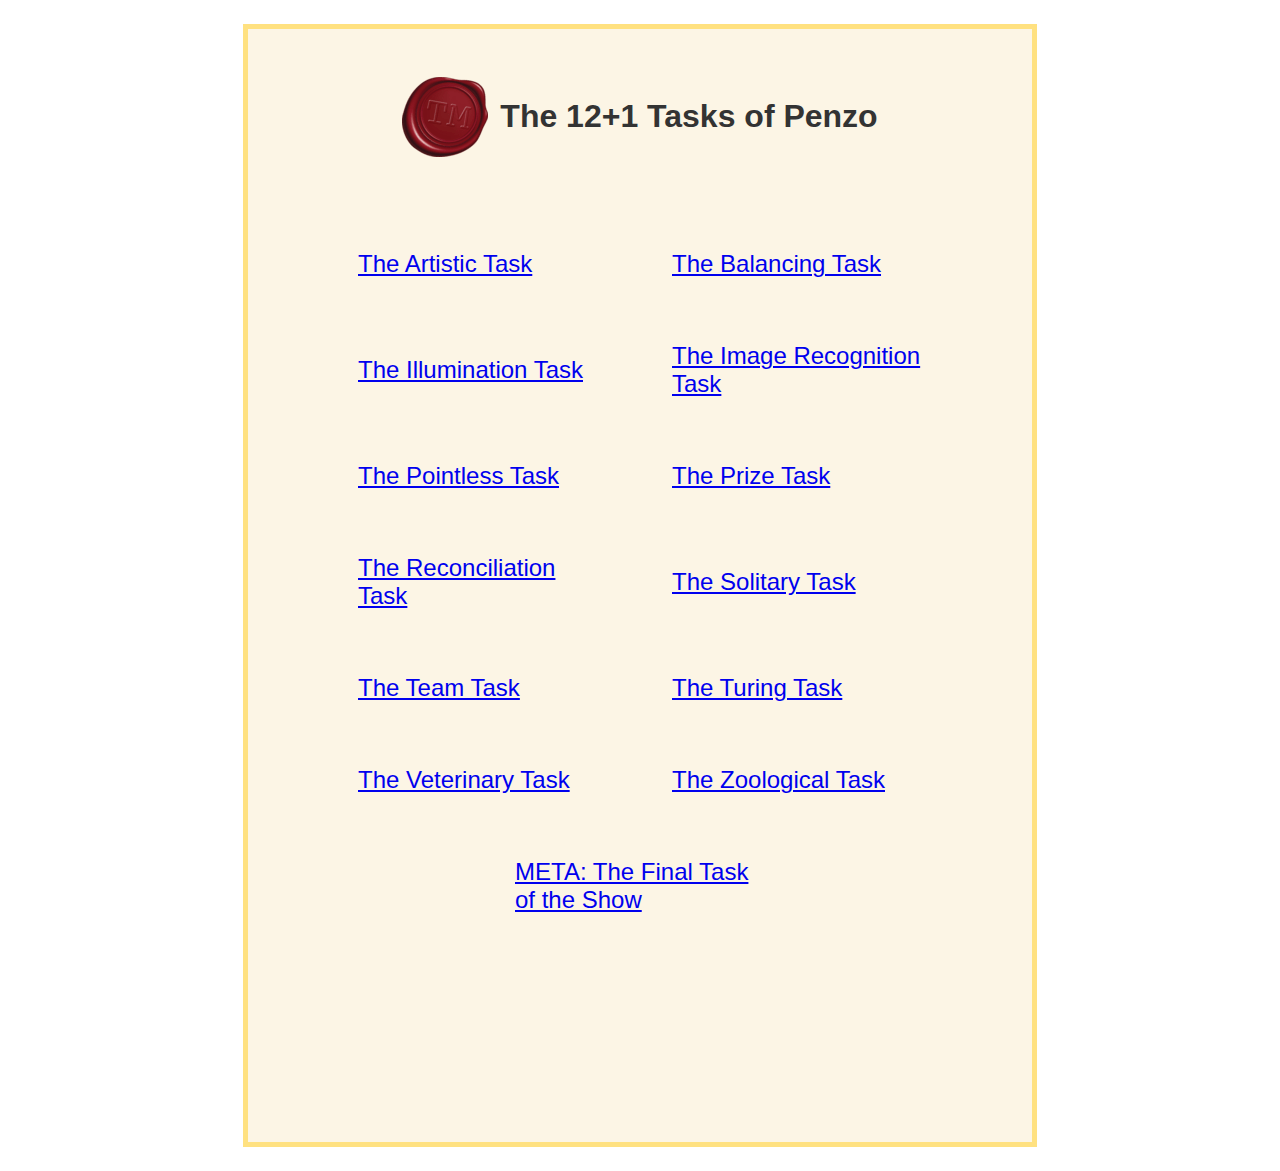
<file: index.html>
<!DOCTYPE html>
<html lang="en">
<meta charset="UTF-8">
<title>The 12+1 Tasks of Penzo</title>
<meta name="viewport" content="width=device-width,initial-scale=1">
<link rel="stylesheet" href="shared/styles.css">
<link rel="stylesheet" href="index.css">

<body>
<page size="A4">
    <h1>The 12+1 Tasks of Penzo</h1>
    <div class="puzzles">
        <div class="puzzles-row">
            <a class="puzzle-link" href="artistic-task/puzzle.html">The Artistic Task</a>
            <a class="puzzle-link" href="balancing-task/puzzle.html">The Balancing Task</a>
        </div>
        <div class="puzzles-row">
            <a class="puzzle-link" href="illumination-task/puzzle.html">The Illumination Task</a>
            <a class="puzzle-link" href="image-recognition-task/puzzle.html">The Image Recognition Task</a>
        </div>
        <div class="puzzles-row">
            <a class="puzzle-link" href="pointless-task/puzzle.html">The Pointless Task</a>
            <a class="puzzle-link" href="prize-task/puzzle.html">The Prize Task</a>
        </div>
        <div class="puzzles-row">
            <a class="puzzle-link" href="reconciliation-task/puzzle.html">The Reconciliation Task</a>
            <a class="puzzle-link" href="solitary-task/puzzle.html">The Solitary Task</a>
        </div>
        <div class="puzzles-row">
            <a class="puzzle-link" href="team-task/puzzle.html">The Team Task</a>
            <a class="puzzle-link" href="turing-task/puzzle.html">The Turing Task</a>
        </div>
        <div class="puzzles-row">
            <a class="puzzle-link" href="veterinary-task/puzzle.html">The Veterinary Task</a>
            <a class="puzzle-link" href="zoological-task/puzzle.html">The Zoological Task</a>
        </div>
        <div class="puzzles-row">
            <a class="puzzle-link" href="final-task-of-the-show/puzzle.html">META: The Final Task of the Show</a>
        </div>
    </div>
</page>
</body>
</html>
</file>
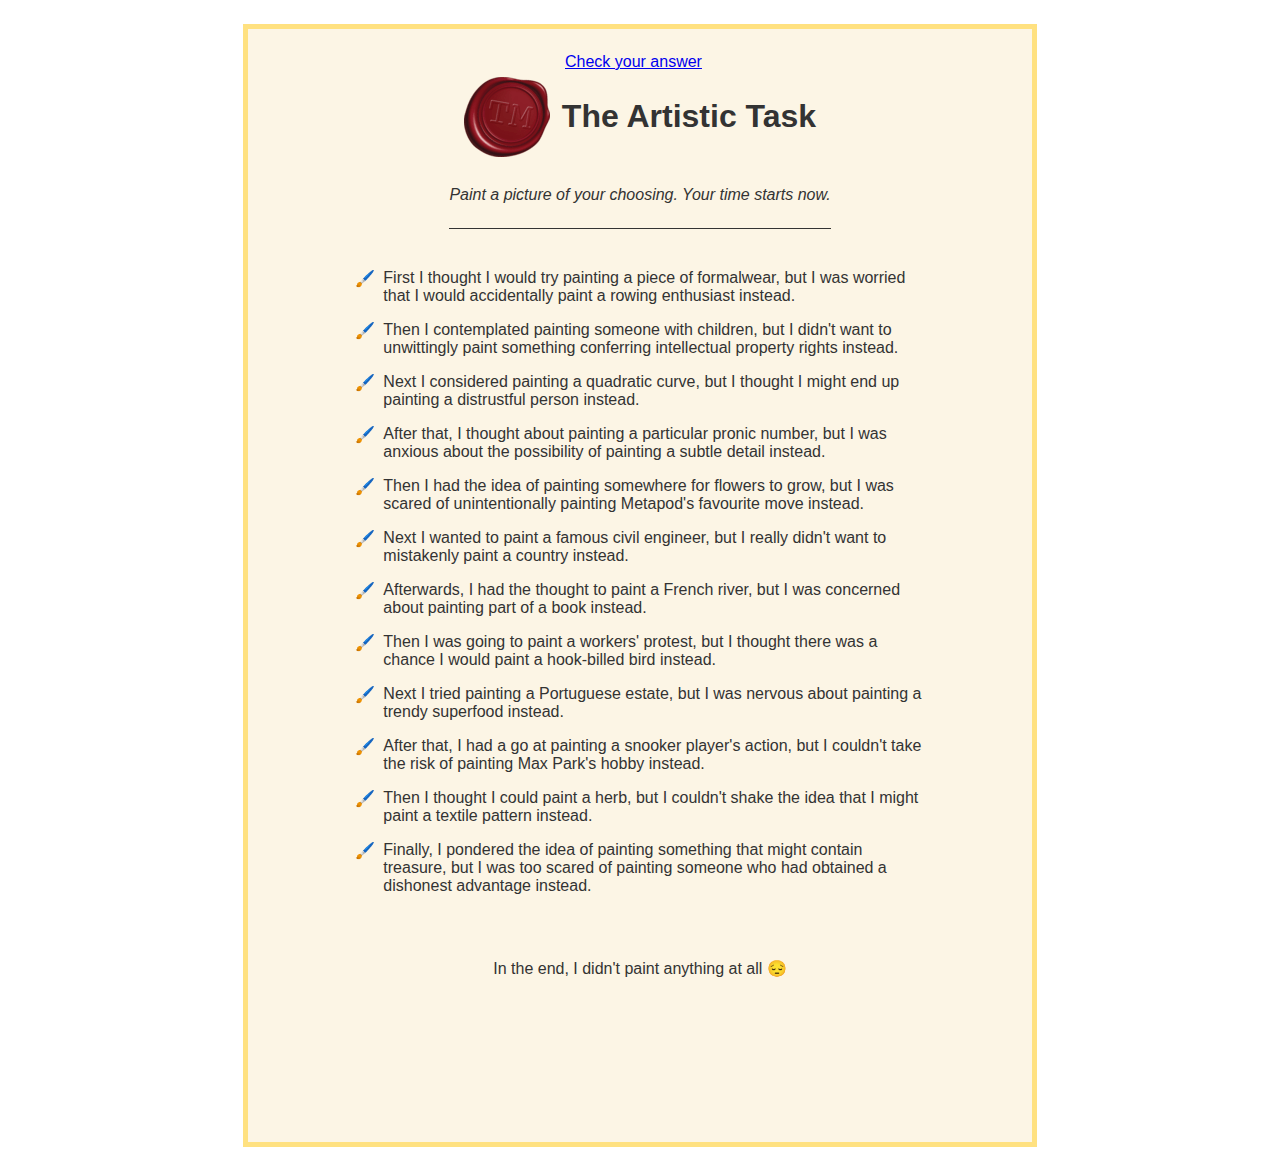
<file: artistic-task/puzzle.html>
<!DOCTYPE html>
<html lang="en">
<meta charset="UTF-8">
<title>The Artistic Task</title>
<meta name="viewport" content="width=device-width,initial-scale=1">
<link rel="stylesheet" href="../shared/styles.css">
<link rel="stylesheet" href="puzzle.css">

<body>
<page size="A4">
    <a class="answer-check" href="https://www.callingit.in/1/#DGuEDiFT6TyMYfBB-WwCP/RugcR/L4ijtMO8rxm5FFQaHi9wi-VGhlIEFydGlzdGljIFRhc2s=-" target="_blank">Check your answer</a>
    <h1>The Artistic Task</h1>
    <p class="flavour">
        Paint a picture of your choosing. Your time starts now.
    </p>
    <div class="puzzle">
        <div class="attempts">
            <div class="attempt">
                <div class="bullet"></div>
                First I thought I would try painting a piece of formalwear, 
                but I was worried that I would accidentally paint a rowing enthusiast instead.
            </div>
            <div class="attempt">
                <div class="bullet"></div>
                Then I contemplated painting someone with children, 
                but I didn't want to unwittingly paint something conferring intellectual property rights instead. 
            </div>
            <div class="attempt">
                <div class="bullet"></div>
                Next I considered painting a quadratic curve, 
                but I thought I might end up painting a distrustful person instead.
            </div>
            <div class="attempt">
                <div class="bullet"></div>
                After that, I thought about painting a particular pronic number, 
                but I was anxious about the possibility of painting a subtle detail instead.
            </div>
            <div class="attempt">
                <div class="bullet"></div>
                Then I had the idea of painting somewhere for flowers to grow, 
                but I was scared of unintentionally painting Metapod's favourite move instead.
            </div>
            <div class="attempt">
                <div class="bullet"></div>
                Next I wanted to paint a famous civil engineer, 
                but I really didn't want to mistakenly paint a country instead. 
            </div>
            <div class="attempt">
                <div class="bullet"></div>
                Afterwards, I had the thought to paint a French river, 
                but I was concerned about painting part of a book instead.
            </div>
            <div class="attempt">
                <div class="bullet"></div>
                Then I was going to paint a workers' protest, 
                but I thought there was a chance I would paint a hook-billed bird instead.
            </div>
            <div class="attempt">
                <div class="bullet"></div>
                Next I tried painting a Portuguese estate, 
                but I was nervous about painting a trendy superfood instead.
            </div>
            <div class="attempt">
                <div class="bullet"></div>
                After that, I had a go at painting a snooker player's action, 
                but I couldn't take the risk of painting Max Park's hobby instead.
            </div>
            <div class="attempt">
                <div class="bullet"></div>
                Then I thought I could paint a herb, 
                but I couldn't shake the idea that I might paint a textile pattern instead.
            </div>
            <div class="attempt">
                <div class="bullet"></div>
                Finally, I pondered the idea of painting something that might contain treasure, 
                but I was too scared of painting someone who had obtained a dishonest advantage instead.
            </div>
            <div class="conclusion">
                In the end, I didn't paint anything at all &#128532;
            </div>
        </div>
    </div>
</page>
</body>
</html>
</file>
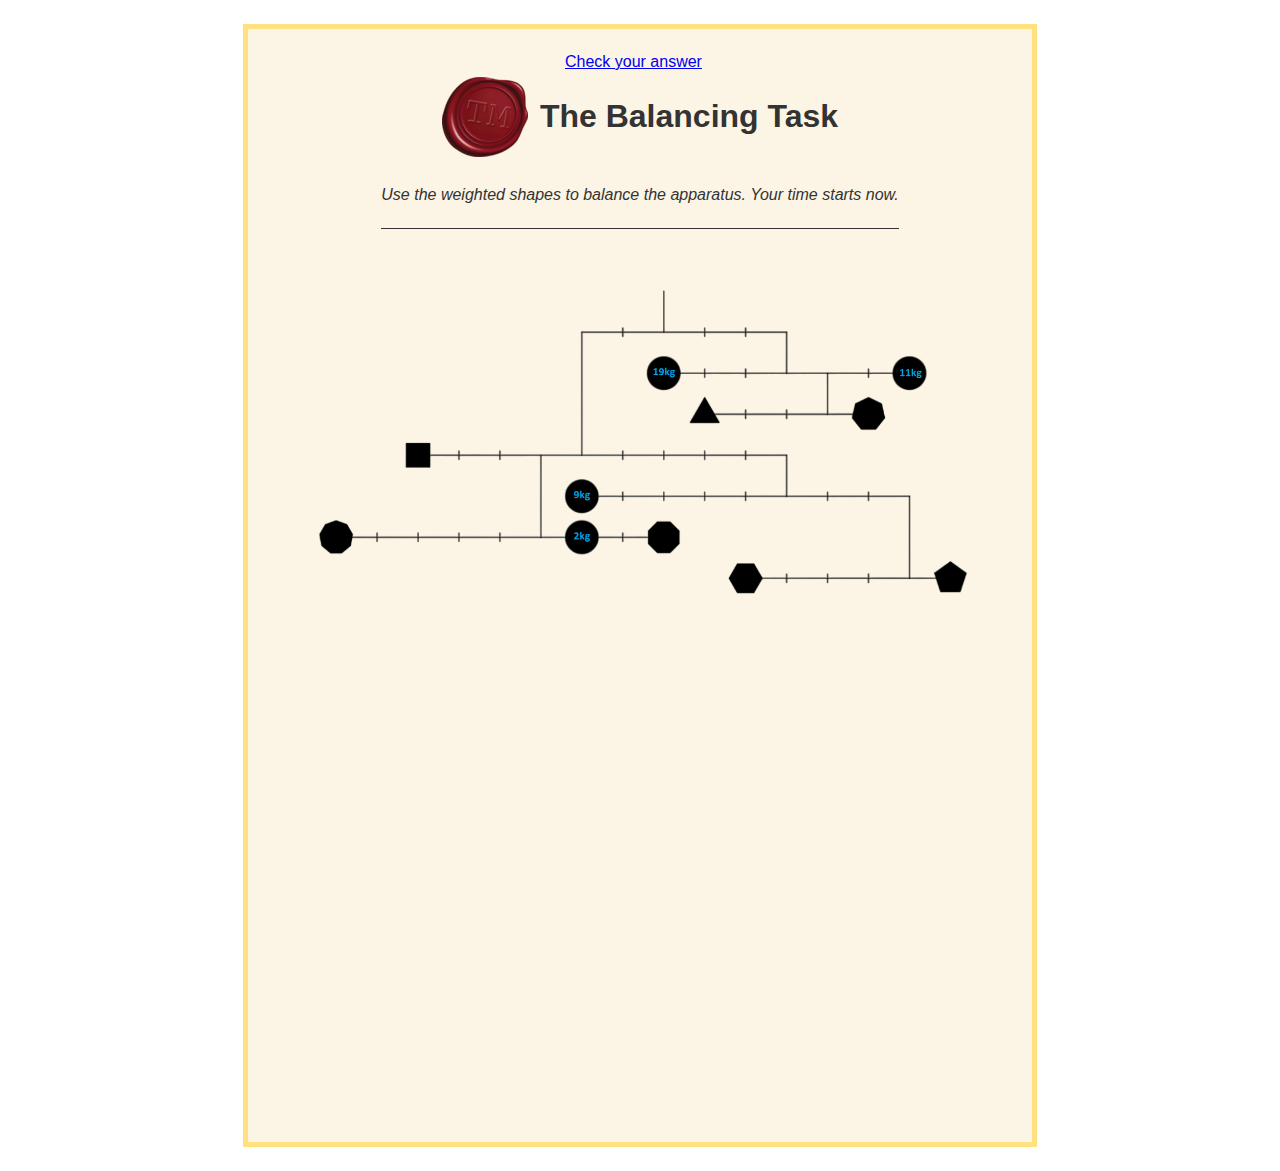
<file: balancing-task/puzzle.html>
<!DOCTYPE html>
<html lang="en">
<meta charset="UTF-8">
<title>The Balancing Task</title>
<meta name="viewport" content="width=device-width,initial-scale=1">
<link rel="stylesheet" href="../shared/styles.css">
<link rel="stylesheet" href="puzzle.css">

<body>
<page size="A4">
    <a class="answer-check" href="https://www.callingit.in/1/#veC7JQ7Nqz0k3cAQ-lAfpWaw+RewjXqxGb75QLig4ZfnGUFMo-VGhlIEJhbGFuY2luZyBUYXNr-" target="_blank">Check your answer</a>
    <h1>The Balancing Task</h1>
    <p class="flavour">
        Use the weighted shapes to balance the apparatus. Your time starts now.
    </p>
    <div class="puzzle">
        <div class="container">
            <img src="resources/balance.png"/>
        </div>
    </div>
</page>
</body>
</html>
</file>
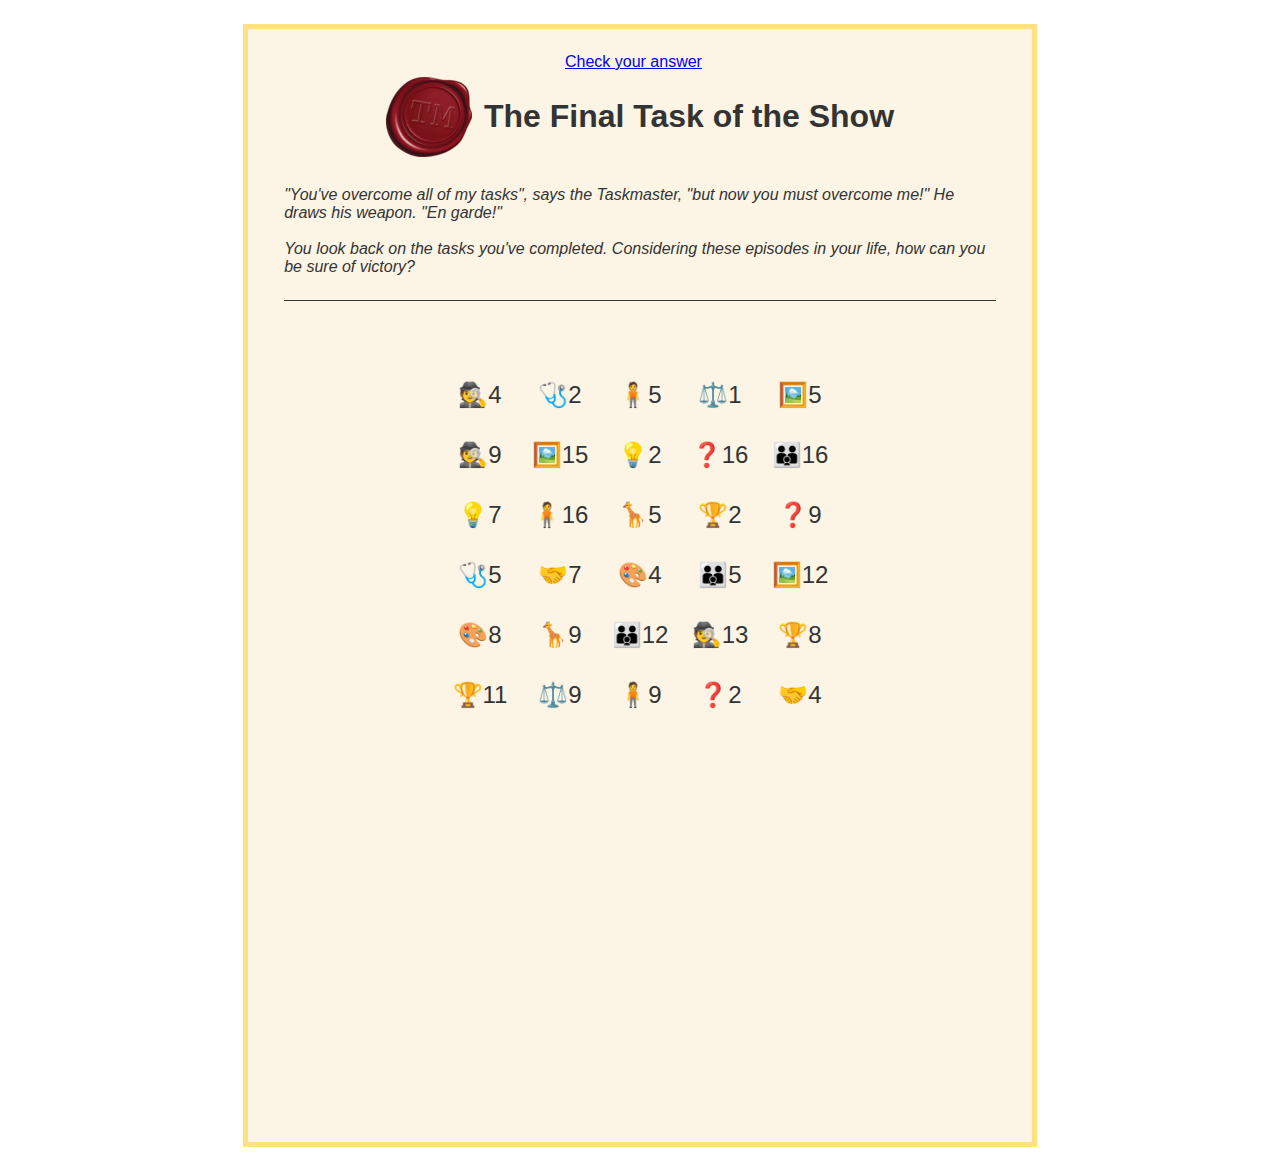
<file: final-task-of-the-show/puzzle.html>
<!DOCTYPE html>
<html lang="en">
<meta charset="UTF-8">
<title>The Final Task of the Show</title>
<meta name="viewport" content="width=device-width,initial-scale=1">
<link rel="stylesheet" href="../shared/styles.css">
<link rel="stylesheet" href="puzzle.css">

<body>
<page size="A4">
    <a class="answer-check" href="https://www.callingit.in/1/#q337FyoK6ubR8kPo-HMrMXQrCCHxc/fSH3RKFIpfyvvJxN6wq-VGhlIEZpbmFsIFRhc2sgb2YgdGhlIFNob3c=-" target="_blank">Check your answer</a>
    <h1>The Final Task of the Show</h1>
    <p class="flavour">
        "You've overcome all of my tasks", says the Taskmaster, "but now you must overcome me!"
        He draws his weapon. "En garde!"
        <br><br>
        You look back on the tasks you've completed. 
        Considering these episodes in your life, how can you be sure of victory?
    </p>
    <div class="puzzle">
        <span>🕵️4</span> <span>🩺2</span> <span>🧍5</span> <span>⚖️1</span> <span>🖼️5</span>
        <span>🕵️9</span> <span>🖼️15</span> <span>💡2</span> <span>❓16</span> <span>👪16</span>
        <span>💡7</span> <span>🧍16</span> <span>🦒5</span> <span>🏆2</span> <span>❓9</span>
        <span>🩺5</span> <span>🤝7</span> <span>🎨4</span> <span>👪5</span> <span>🖼️12</span>
        <span>🎨8</span> <span>🦒9</span> <span>👪12</span> <span>🕵️13</span> <span>🏆8</span>
        <span>🏆11</span> <span>⚖️9</span> <span>🧍9</span> <span>❓2</span> <span>🤝4</span>
    </div>
</page>
</body>
</html>
</file>
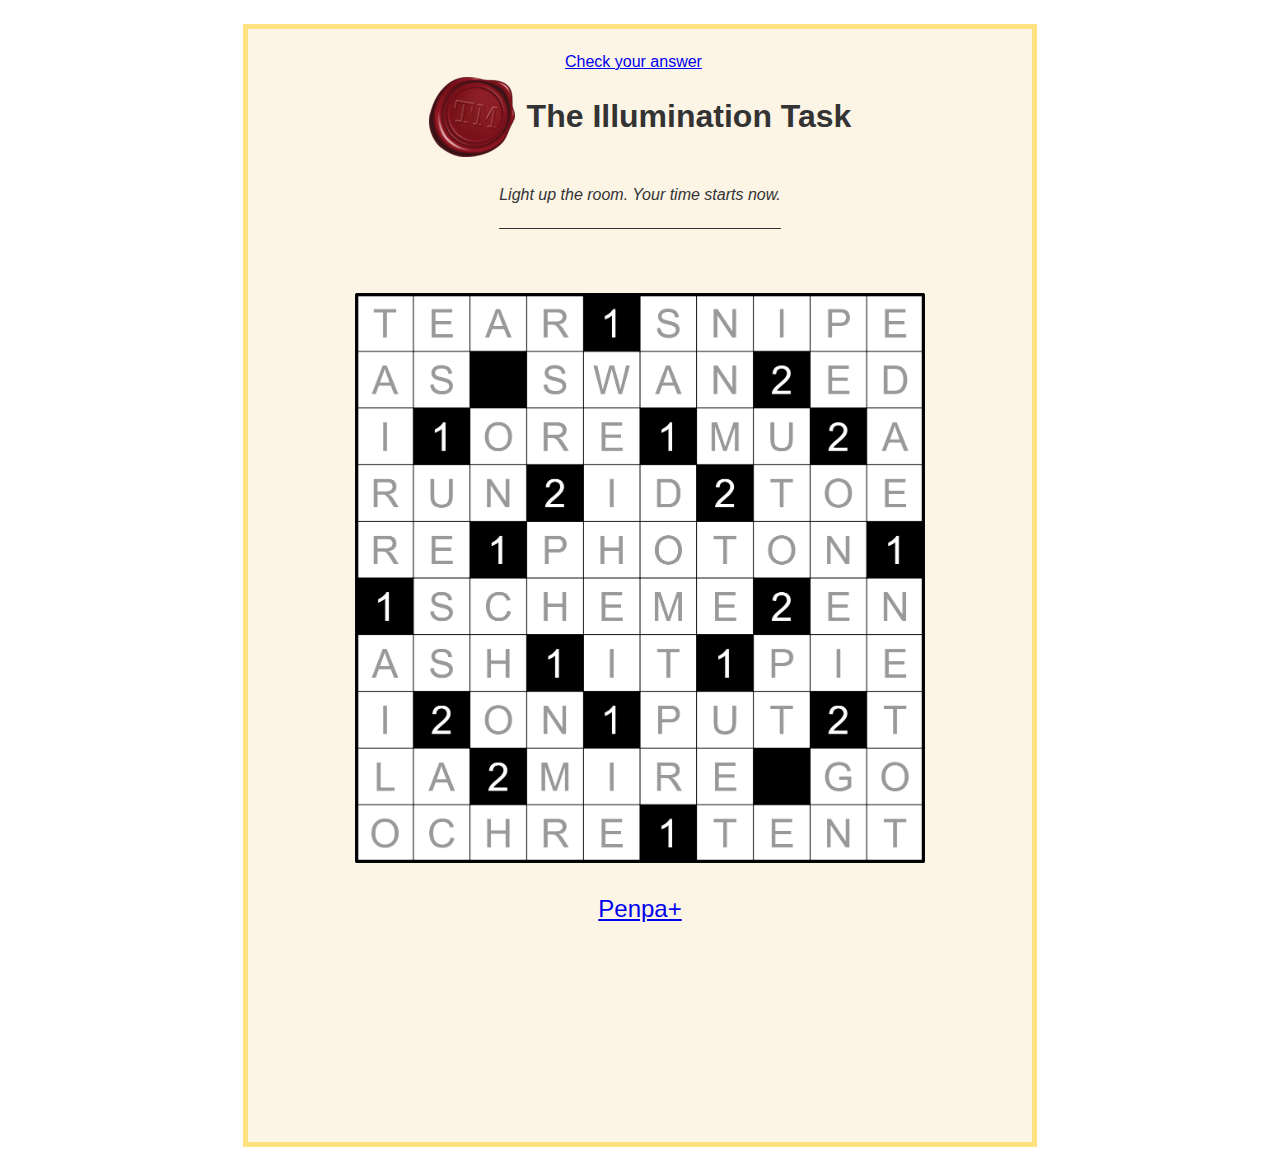
<file: illumination-task/puzzle.html>
<!DOCTYPE html>
<html lang="en">
<meta charset="UTF-8">
<title>The Illumination Task</title>
<meta name="viewport" content="width=device-width,initial-scale=1">
<link rel="stylesheet" href="../shared/styles.css">
<link rel="stylesheet" href="puzzle.css">

<body>
<page size="A4">
    <a class="answer-check" href="https://www.callingit.in/1/#/hpHMVhDM/L7j8vA-SLv+er3LTjyg+eYkoWBuTrdCzPp2QetK-VGhlIElsbHVtaW5hdGlvbiBUYXNr-" target="_blank">Check your answer</a>
    <h1>The Illumination Task</h1>
    <p class="flavour">
        Light up the room. Your time starts now.
    </p>
    <div class="puzzle">
        <img src="resources/puzzle.png"/>
        <a href="http://tinyurl.com/yw5copyu" target="_blank">Penpa+</a>
    </div>
</page>
</body>
</html>
</file>
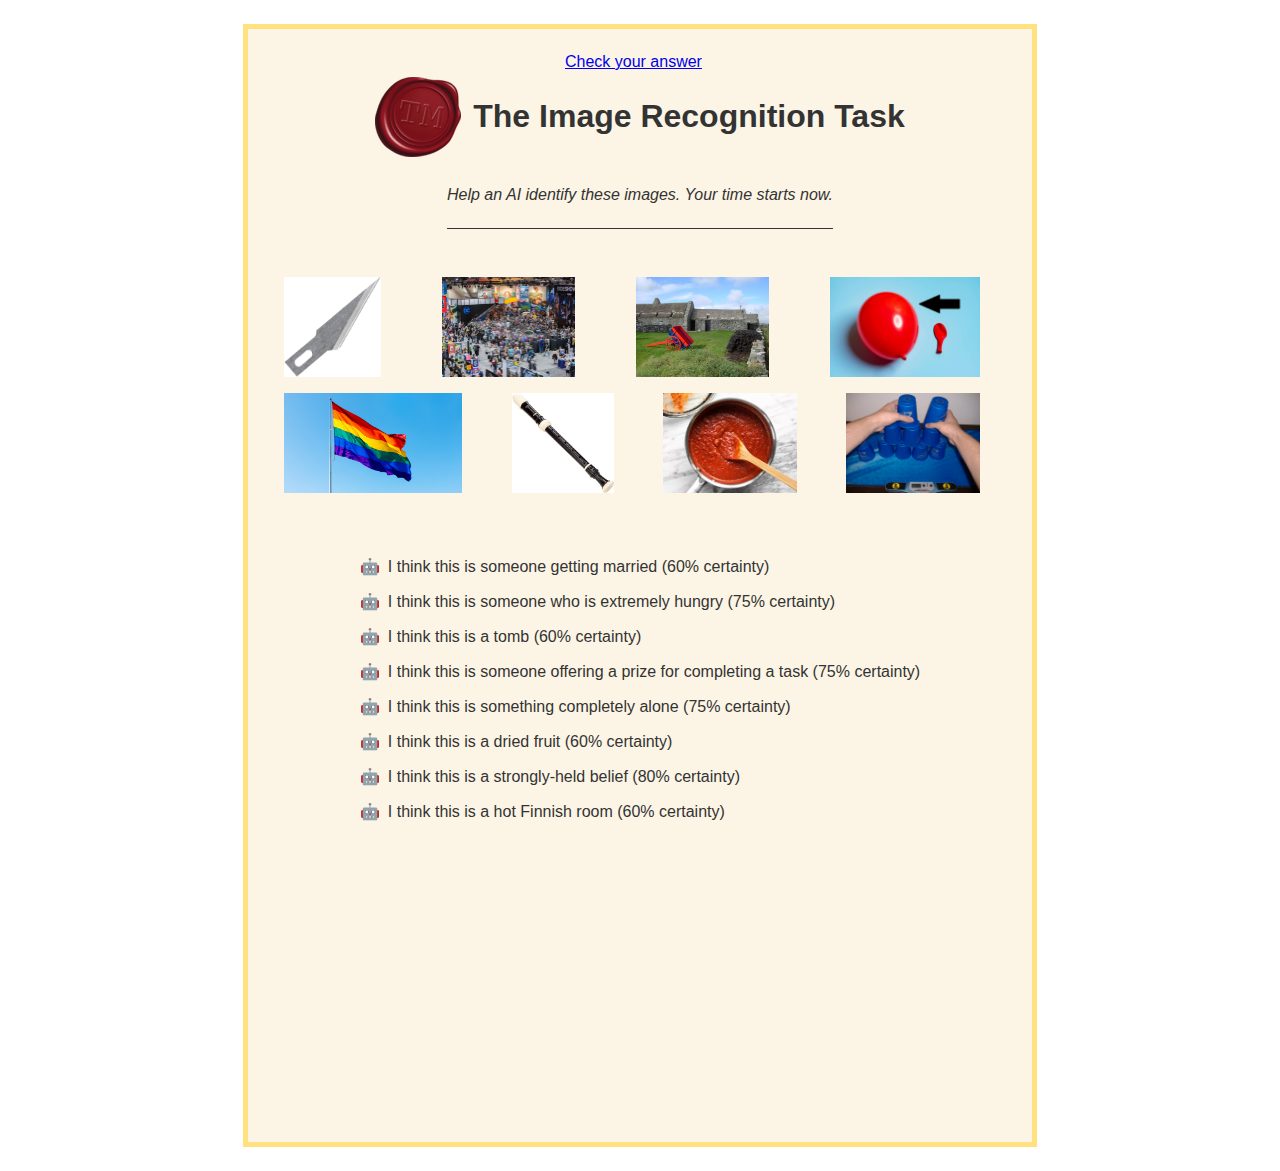
<file: image-recognition-task/puzzle.html>
<!DOCTYPE html>
<html lang="en">
<meta charset="UTF-8">
<title>The Image Recognition Task</title>
<meta name="viewport" content="width=device-width,initial-scale=1">
<link rel="stylesheet" href="../shared/styles.css">
<link rel="stylesheet" href="puzzle.css">

<body>
<page size="A4">
    <a class="answer-check" href="https://www.callingit.in/1/#52l/F4pjHPDP8LK5-vwXXzF162bInMOzJrsIqjhiJYR1tVF0Q-VGhlIEltYWdlIFJlY29nbml0aW9uIFRhc2s=-" target="_blank">Check your answer</a>
    <h1>The Image Recognition Task</h1>
    <p class="flavour">
        Help an AI identify these images. Your time starts now.
    </p>
    <div class="puzzle">
        <div class="images">
            <img src="resources/01.jpg" />
            <img src="resources/02.jpg" />
            <img src="resources/03.jpg" />
            <img src="resources/04.jpg" />
            <img src="resources/05.jpg" />
            <img src="resources/06.jpg" />
            <img src="resources/07.jpg" />
            <img src="resources/08.jpg" />
        </div>
        <div class="responses">
            <div class="response">
                <div class="bullet"></div>
                I think this is someone getting married (60% certainty)
            </div>
            <div class="response">
                <div class="bullet"></div>
                I think this is someone who is extremely hungry (75% certainty)
            </div>
            <div class="response">
                <div class="bullet"></div>
                I think this is a tomb (60% certainty)
            </div>
            <div class="response">
                <div class="bullet"></div>
                I think this is someone offering a prize for completing a task (75% certainty)
            </div>
            <div class="response">
                <div class="bullet"></div>
                I think this is something completely alone (75% certainty)
            </div>
            <div class="response">
                <div class="bullet"></div>
                I think this is a dried fruit (60% certainty)
            </div>
            <div class="response">
                <div class="bullet"></div>
                I think this is a strongly-held belief (80% certainty)
            </div>
            <div class="response">
                <div class="bullet"></div>
                I think this is a hot Finnish room (60% certainty)
            </div>
        </div>
    </div>
</page>
</body>
</html>
</file>
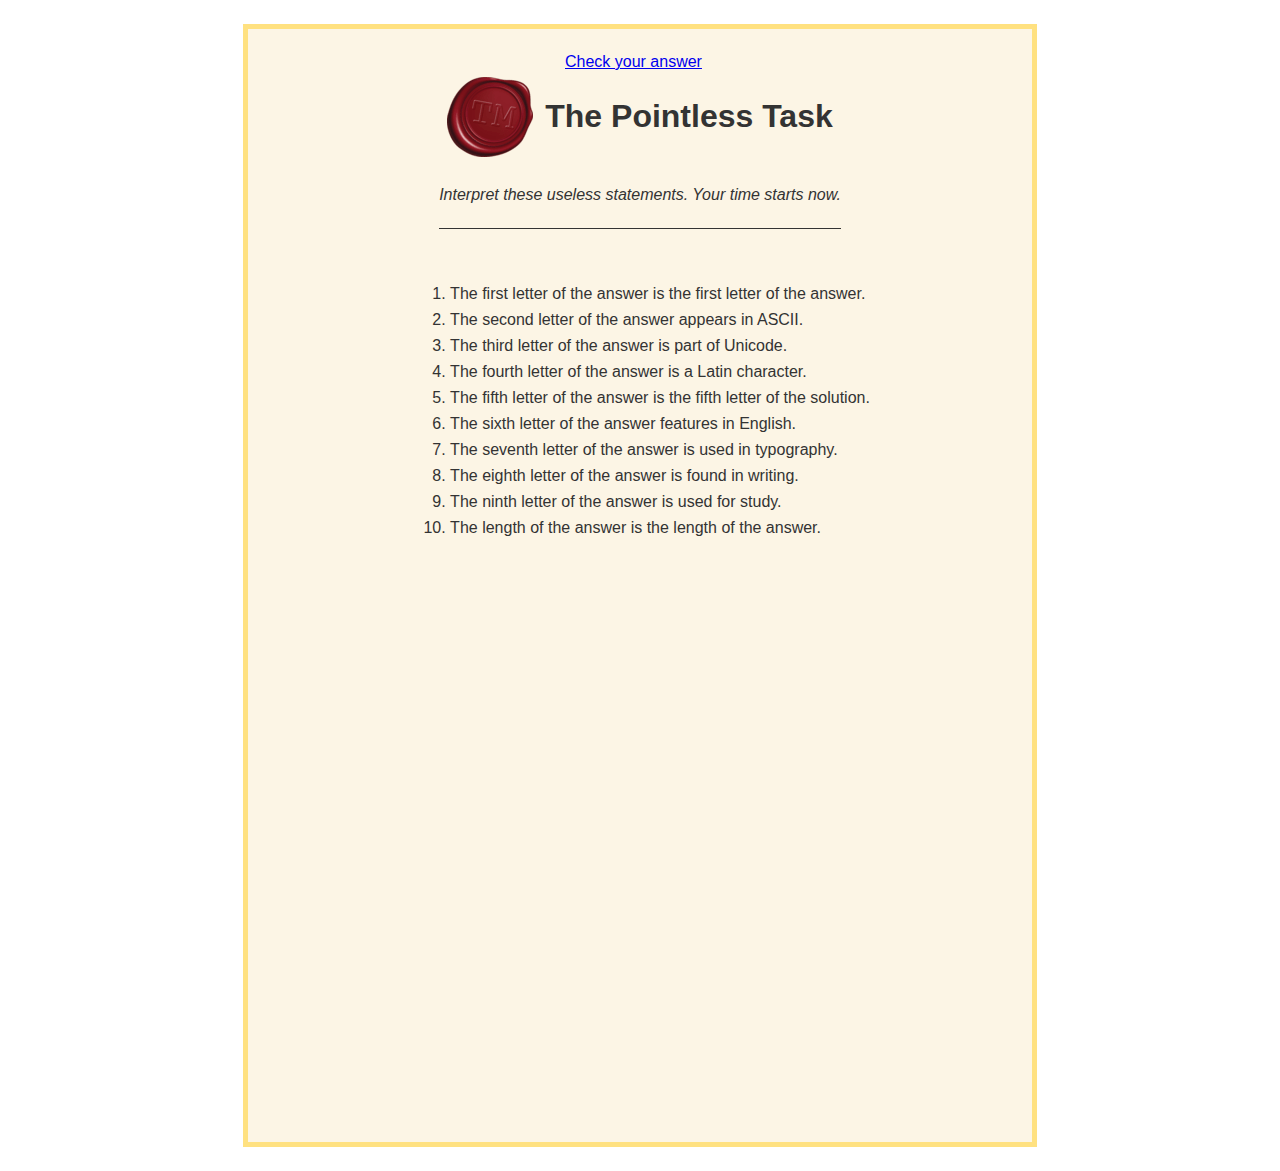
<file: pointless-task/puzzle.html>
<!DOCTYPE html>
<html lang="en">
<meta charset="UTF-8">
<title>The Pointless Task</title>
<meta name="viewport" content="width=device-width,initial-scale=1">
<link rel="stylesheet" href="../shared/styles.css">
<link rel="stylesheet" href="puzzle.css">

<body>
<page size="A4">
    <a class="answer-check" href="https://www.callingit.in/1/#J4LYO19W67DLjzr8-pdUOoSxuxSuU9EVO98Tx8W5p5SCRPWn5-VGhlIFBvaW50bGVzcyBUYXNr-" target="_blank">Check your answer</a>
    <h1>The Pointless Task</h1>
    <p class="flavour">
        Interpret these useless statements. Your time starts now.
    </p>
    <div class="puzzle">
        <ol>
            <li>The first letter of the answer is the first letter of the answer.</li>
            <li>The second letter of the answer appears in ASCII.</li>
            <li>The third letter of the answer is part of Unicode.</li>
            <li>The fourth letter of the answer is a Latin character.</li>
            <li>The fifth letter of the answer is the fifth letter of the solution.</li>
            <li>The sixth letter of the answer features in English.</li>
            <li>The seventh letter of the answer is used in typography.</li>
            <li>The eighth letter of the answer is found in writing.</li>
            <li>The ninth letter of the answer is used for study.</li>
            <li>The length of the answer is the length of the answer.</li>
        </ol>
    </div>
</page>
</body>
</html>
</file>
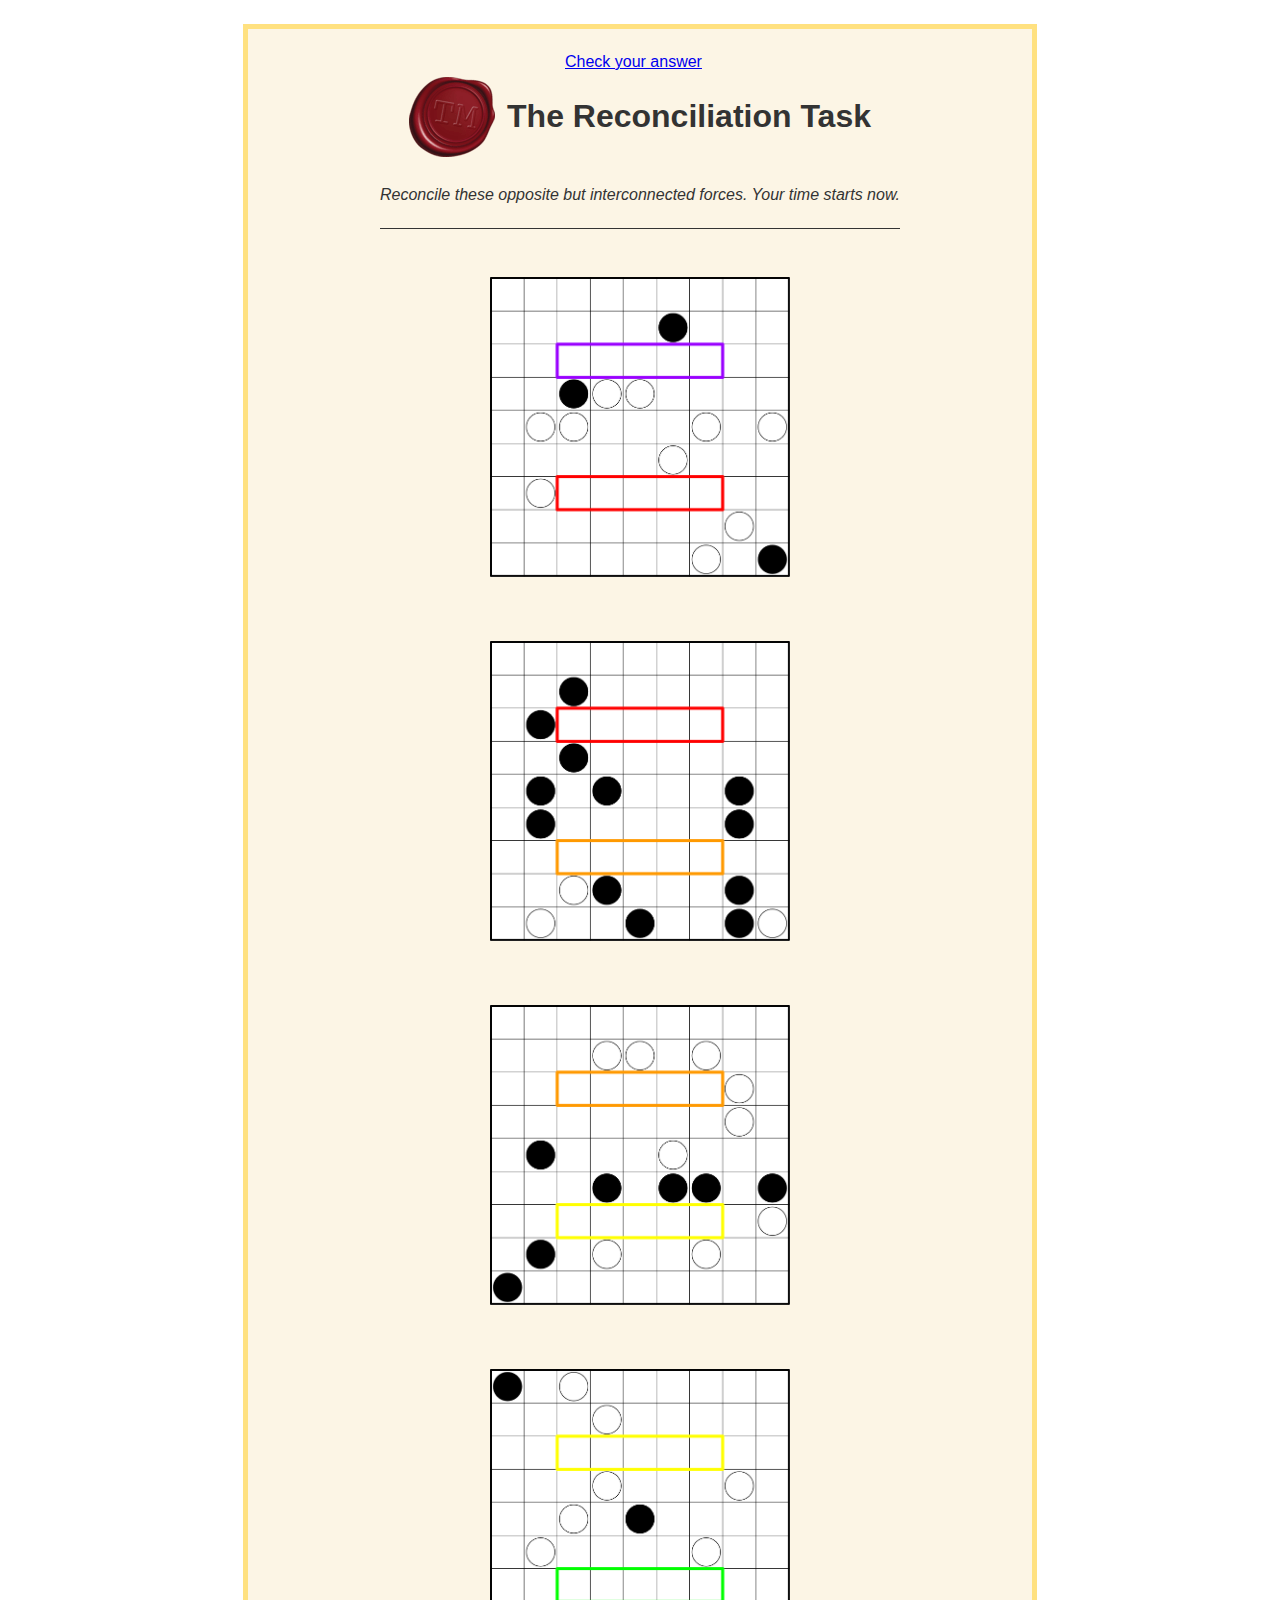
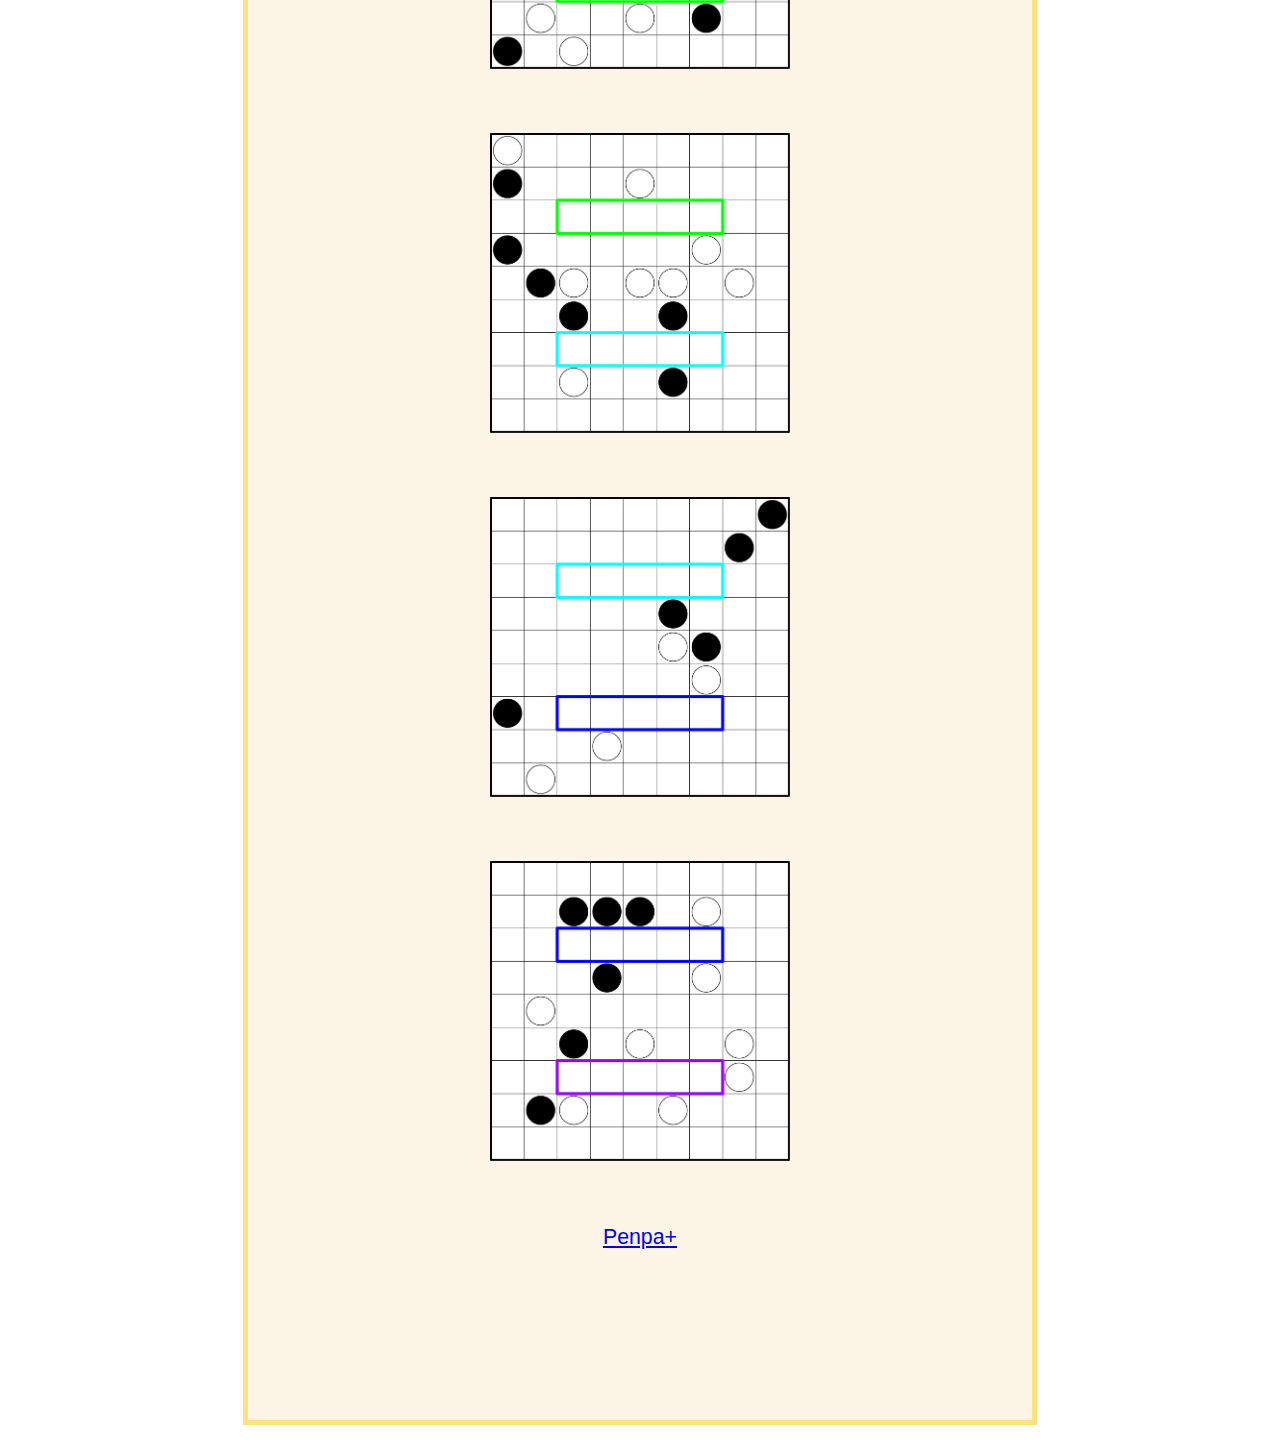
<file: reconciliation-task/puzzle.html>
<!DOCTYPE html>
<html lang="en">
<meta charset="UTF-8">
<title>The Reconciliation Task</title>
<meta name="viewport" content="width=device-width,initial-scale=1">
<link rel="stylesheet" href="../shared/styles.css">
<link rel="stylesheet" href="puzzle.css">

<body>
<page size="A4-very-long">
    <a class="answer-check" href="https://www.callingit.in/1/#0pyjOdf7x4B66FGw-uZBjYFM1CjS+1svuMOHx9z32AFXn1igv-VGhlIFJlY29uY2lsaWF0aW9uIFRhc2s=-" target="_blank">Check your answer</a>
    <h1>The Reconciliation Task</h1>
    <p class="flavour">
        Reconcile these opposite but interconnected forces. Your time starts now.
    </p>
    <div class="puzzle">
        <img src="resources/puzzle1.png" />
        <img src="resources/puzzle2.png" />
        <img src="resources/puzzle3.png" />
        <img src="resources/puzzle4.png" />
        <img src="resources/puzzle5.png" />
        <img src="resources/puzzle6.png" />
        <img src="resources/puzzle7.png" />
        <a class="link" href="http://tinyurl.com/yp6fbbtw" target="_blank">Penpa+</a>
    </div>
</page>
</body>
</html>
</file>
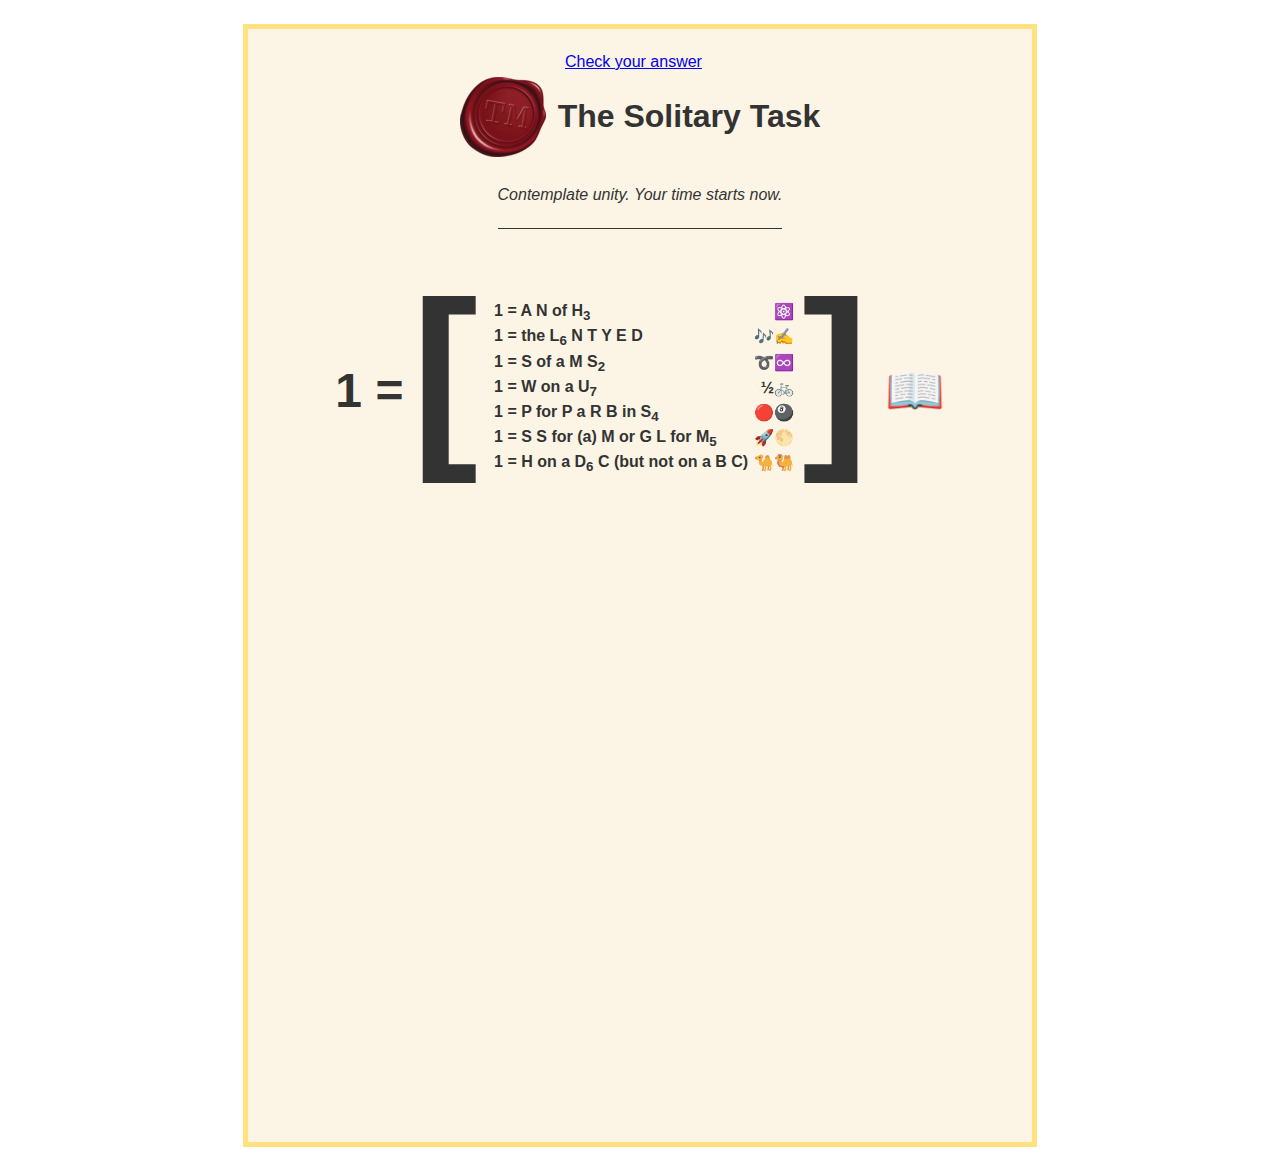
<file: solitary-task/puzzle.html>
<!DOCTYPE html>
<html lang="en">
<meta charset="UTF-8">
<title>The Solitary Task</title>
<meta name="viewport" content="width=device-width,initial-scale=1">
<link rel="stylesheet" href="../shared/styles.css">
<link rel="stylesheet" href="puzzle.css">

<body>
<page size="A4">
    <a class="answer-check" href="https://www.callingit.in/1/#pwf/BTmg4nZ3w+UQ-riinVgx+vY6IyKMGtFvmAFP+Wt2+fGsM-VGhlIFNvbGl0YXJ5IFRhc2s=-" target="_blank">Check your answer</a>
    <h1>The Solitary Task</h1>
    <p class="flavour">
        Contemplate unity. Your time starts now.
    </p>
    <div class="puzzle">
        <div class="large-container">
            <div class="large-number">1 = </div>
            <div class="large-brace">[</div>
            <div class="small-clues">
                <div class="clue-container"><div class="clue">1 = A N of H<sub>3</sub></div><div class="clue-symbol">⚛️</div></div>
                <div class="clue-container"><div class="clue">1 = the L<sub>6</sub> N T Y E D</div><div class="clue-symbol">🎶✍️</div></div>
                <div class="clue-container"><div class="clue">1 = S of a M S<sub>2</sub></div><div class="clue-symbol">➰♾️</div></div>
                <div class="clue-container"><div class="clue">1 = W on a U<sub>7</sub></div><div class="clue-symbol">½🚲</div></div>
                <div class="clue-container"><div class="clue">1 = P for P a R B in S<sub>4</sub></div><div class="clue-symbol">🔴🎱</div></div>
                <div class="clue-container"><div class="clue">1 = S S for (a) M or G L for M<sub>5</sub></div><div class="clue-symbol">🚀🌕</div></div>
                <div class="clue-container"><div class="clue">1 = H on a D<sub>6</sub> C (but not on a B C)</div><div class="clue-symbol">🐪🐫</div></div>
            </div>
            <div class="large-brace">]</div>
            <div class="large-symbol">📖</div>
        </div>
    </div>
</page>
</body>
</html>
</file>
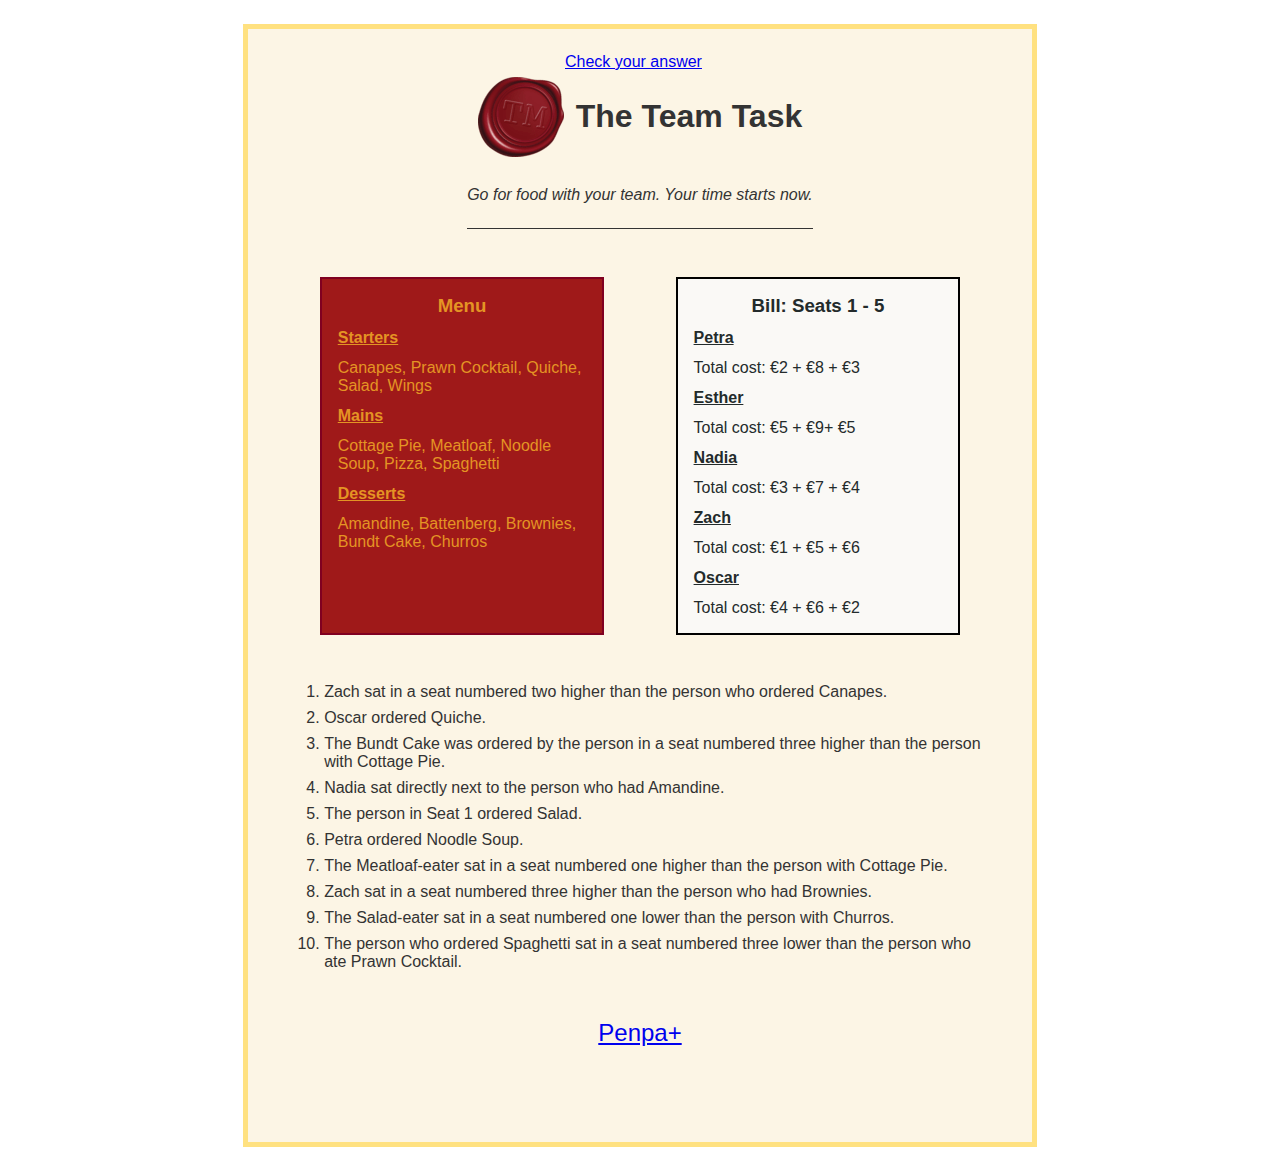
<file: team-task/puzzle.html>
<!DOCTYPE html>
<html lang="en">
<meta charset="UTF-8">
<title>The Team Task</title>
<meta name="viewport" content="width=device-width,initial-scale=1">
<link rel="stylesheet" href="../shared/styles.css">
<link rel="stylesheet" href="puzzle.css">

<body>
<page size="A4">
    <a class="answer-check" href="https://www.callingit.in/1/#0HuZ5GCuQuYDBVpr-erd+0fVmsH7J9LjvyQy+oeyUP9efta4m-VGhlIFRlYW0gVGFzaw==-" target="_blank">Check your answer</a>
    <h1>The Team Task</h1>
    <p class="flavour">
        Go for food with your team. Your time starts now.
    </p>
    <div class="puzzle">
        <div class="restaurant">
            <div class="menu">
                <div class="heading">Menu</div>
                <div class="section">
                    <div class="type">Starters</div> 
                    <div class="items">Canapes, Prawn Cocktail, Quiche, Salad, Wings</div>
                </div>
                <div class="section">
                    <div class="type">Mains</div>
                    <div class="items">Cottage Pie, Meatloaf, Noodle Soup, Pizza, Spaghetti</div>
                </div>
                <div class="section">
                    <div class="type">Desserts</div>
                    <div class="items">Amandine, Battenberg, Brownies, Bundt Cake, Churros</div>
                </div>
            </div>
            <div class="bill">
                <div class="heading">Bill: Seats 1 - 5</div>
                <div class="section">
                    <div class="type">Petra</div> 
                    <div class="items">Total cost: €2 + €8 + €3</div>
                </div>
                <div class="section">
                    <div class="type">Esther</div> 
                    <div class="items">Total cost: €5 + €9+ €5</div>
                </div>
                <div class="section">
                    <div class="type">Nadia</div> 
                    <div class="items">Total cost: €3 + €7 + €4</div>
                </div>
                <div class="section">
                    <div class="type">Zach</div> 
                    <div class="items">Total cost: €1 + €5 + €6</div>
                </div>
                <div class="section">
                    <div class="type">Oscar</div> 
                    <div class="items">Total cost: €4 + €6 + €2</div>
                </div>
            </div>
        </div>
        <div class="clues">
            <ol>
                <li>Zach sat in a seat numbered two higher than the person who ordered Canapes.</li>
                <li>Oscar ordered Quiche.</li>
                <li>The Bundt Cake was ordered by the person in a seat numbered three higher than the person with Cottage Pie.</li>
                <li>Nadia sat directly next to the person who had Amandine.</li>
                <li>The person in Seat 1 ordered Salad.</li>
                <li>Petra ordered Noodle Soup.</li>
                <li>The Meatloaf-eater sat in a seat numbered one higher than the person with Cottage Pie.</li>
                <li>Zach sat in a seat numbered three higher than the person who had Brownies.</li>
                <li>The Salad-eater sat in a seat numbered one lower than the person with Churros.</li>
                <li>The person who ordered Spaghetti sat in a seat numbered three lower than the person who ate Prawn Cocktail.</li>
            </ol>
        </div>
        <div class="link">
            <a href="http://tinyurl.com/ywx24n4x" target="_blank">Penpa+</a>
        </div>
    </div>
</page>
</body>
</html>
</file>
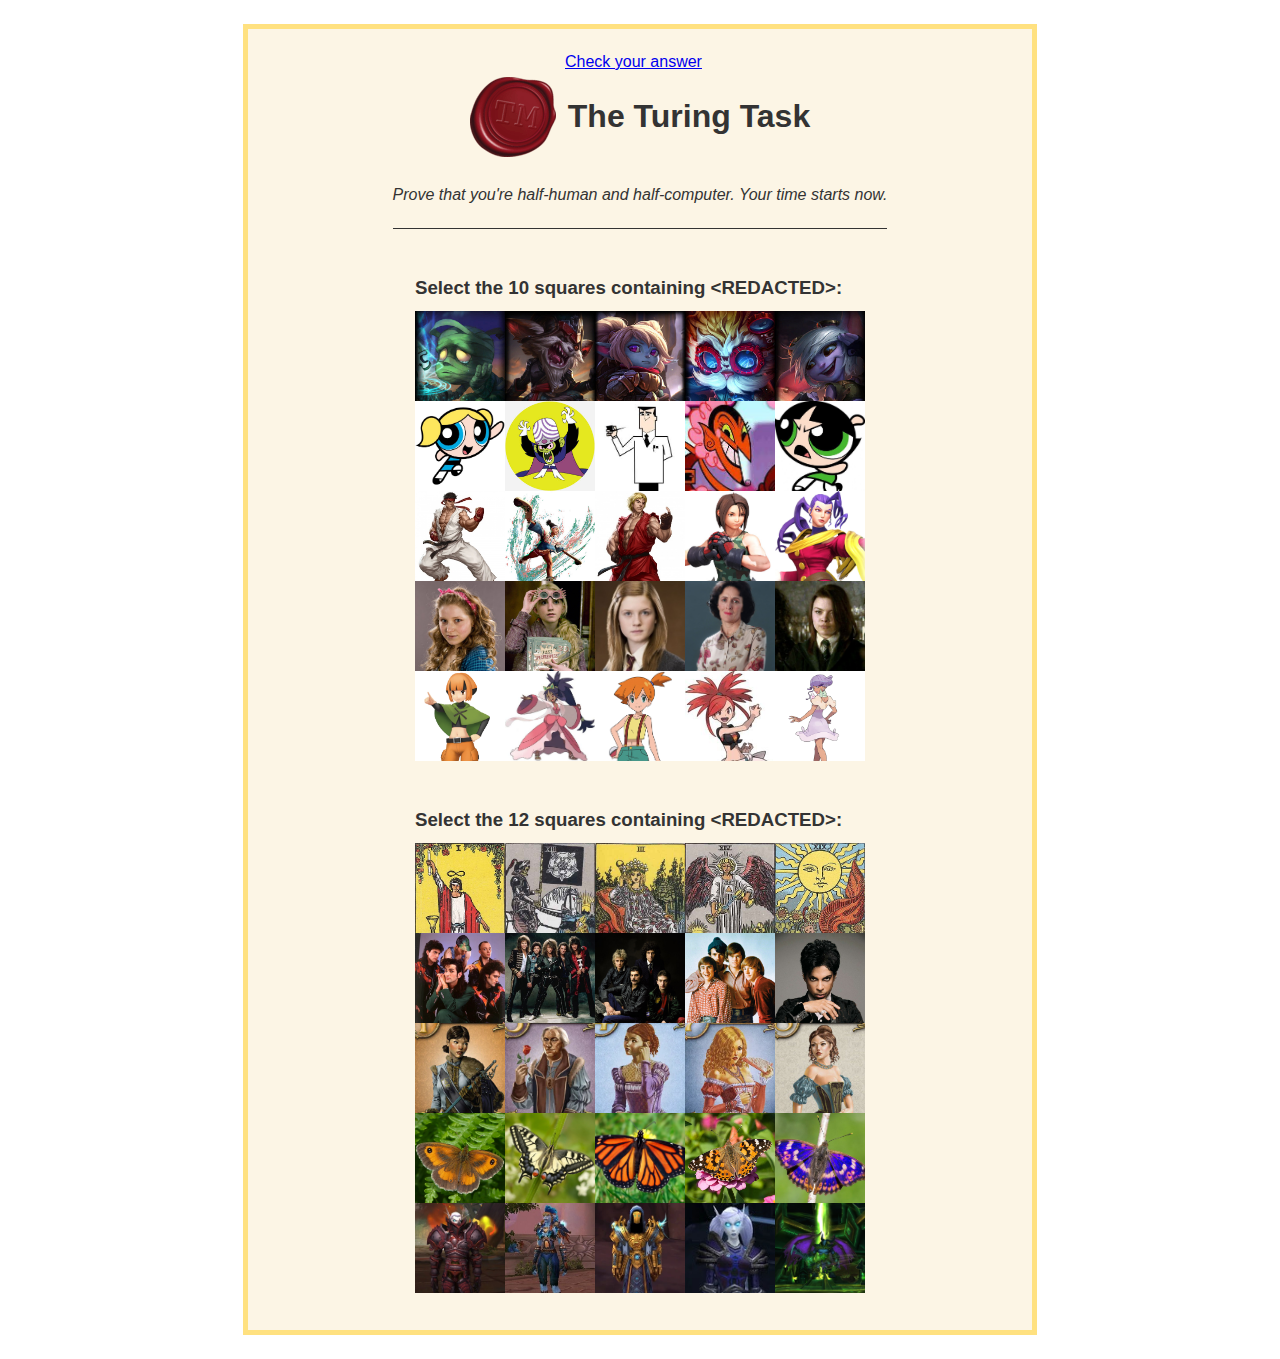
<file: turing-task/puzzle.html>
<!DOCTYPE html>
<html lang="en">
<meta charset="UTF-8">
<title>The Turing Task</title>
<meta name="viewport" content="width=device-width,initial-scale=1">
<link rel="stylesheet" href="../shared/styles.css">
<link rel="stylesheet" href="puzzle.css">

<body>
<page size="A4-long">
    <a class="answer-check" href="https://www.callingit.in/1/#oWHSrNjjB0Lw1Qxn-KODFePmxTdiJSokXZ53MBUXPAIONKzkB-VGhlIFR1cmluZyBUYXNr-" target="_blank">Check your answer</a>
    <h1>The Turing Task</h1>
    <p class="flavour">
        Prove that you're half-human and half-computer. Your time starts now.
    </p>
    <div class="puzzle">
        <div class="captcha">
            <div class="prompt">Select the 10 squares containing &lt;REDACTED&gt;:</div>
            <div class="grid">
                <div class="row">
                    <img src="resources/01/01.jpg" />
                    <img src="resources/01/02.jpg" />
                    <img src="resources/01/03.jpg" />
                    <img src="resources/01/04.jpg" />
                    <img src="resources/01/05.jpg" />
                </div>
                <div class="row">
                    <img src="resources/02/01.jpg" />
                    <img src="resources/02/02.jpg" />
                    <img src="resources/02/03.jpg" />
                    <img src="resources/02/04.jpg" />
                    <img src="resources/02/05.jpg" />
                </div>
                <div class="row">
                    <img src="resources/03/01.jpg" />
                    <img src="resources/03/02.jpg" />
                    <img src="resources/03/03.jpg" />
                    <img src="resources/03/04.jpg" />
                    <img src="resources/03/05.jpg" />
                </div>
                <div class="row">
                    <img src="resources/04/01.jpg" />
                    <img src="resources/04/02.jpg" />
                    <img src="resources/04/03.jpg" />
                    <img src="resources/04/04.jpg" />
                    <img src="resources/04/05.jpg" />
                </div>
                <div class="row">
                    <img src="resources/05/01.jpg" />
                    <img src="resources/05/02.jpg" />
                    <img src="resources/05/03.jpg" />
                    <img src="resources/05/04.jpg" />
                    <img src="resources/05/05.jpg" />
                </div>
            </div>
        </div>
        <div class="captcha">
            <div class="prompt">Select the 12 squares containing &lt;REDACTED&gt;:</div>
            <div class="grid">
                <div class="row">
                    <img src="resources/06/01.jpg" />
                    <img src="resources/06/02.jpg" />
                    <img src="resources/06/03.jpg" />
                    <img src="resources/06/04.jpg" />
                    <img src="resources/06/05.jpg" />
                </div>
                <div class="row">
                    <img src="resources/07/01.jpg" />
                    <img src="resources/07/02.jpg" />
                    <img src="resources/07/03.jpg" />
                    <img src="resources/07/04.jpg" />
                    <img src="resources/07/05.jpg" />
                </div>
                <div class="row">
                    <img src="resources/08/01.jpg" />
                    <img src="resources/08/02.jpg" />
                    <img src="resources/08/03.jpg" />
                    <img src="resources/08/04.jpg" />
                    <img src="resources/08/05.jpg" />
                </div>
                <div class="row">
                    <img src="resources/09/01.jpg" />
                    <img src="resources/09/02.jpg" />
                    <img src="resources/09/03.jpg" />
                    <img src="resources/09/04.jpg" />
                    <img src="resources/09/05.jpg" />
                </div>
                <div class="row">
                    <img src="resources/10/01.jpg" />
                    <img src="resources/10/02.jpg" />
                    <img src="resources/10/03.jpg" />
                    <img src="resources/10/04.jpg" />
                    <img src="resources/10/05.jpg" />
                </div>
            </div>
        </div>
    </div>
</page>
</body>
</html>
</file>
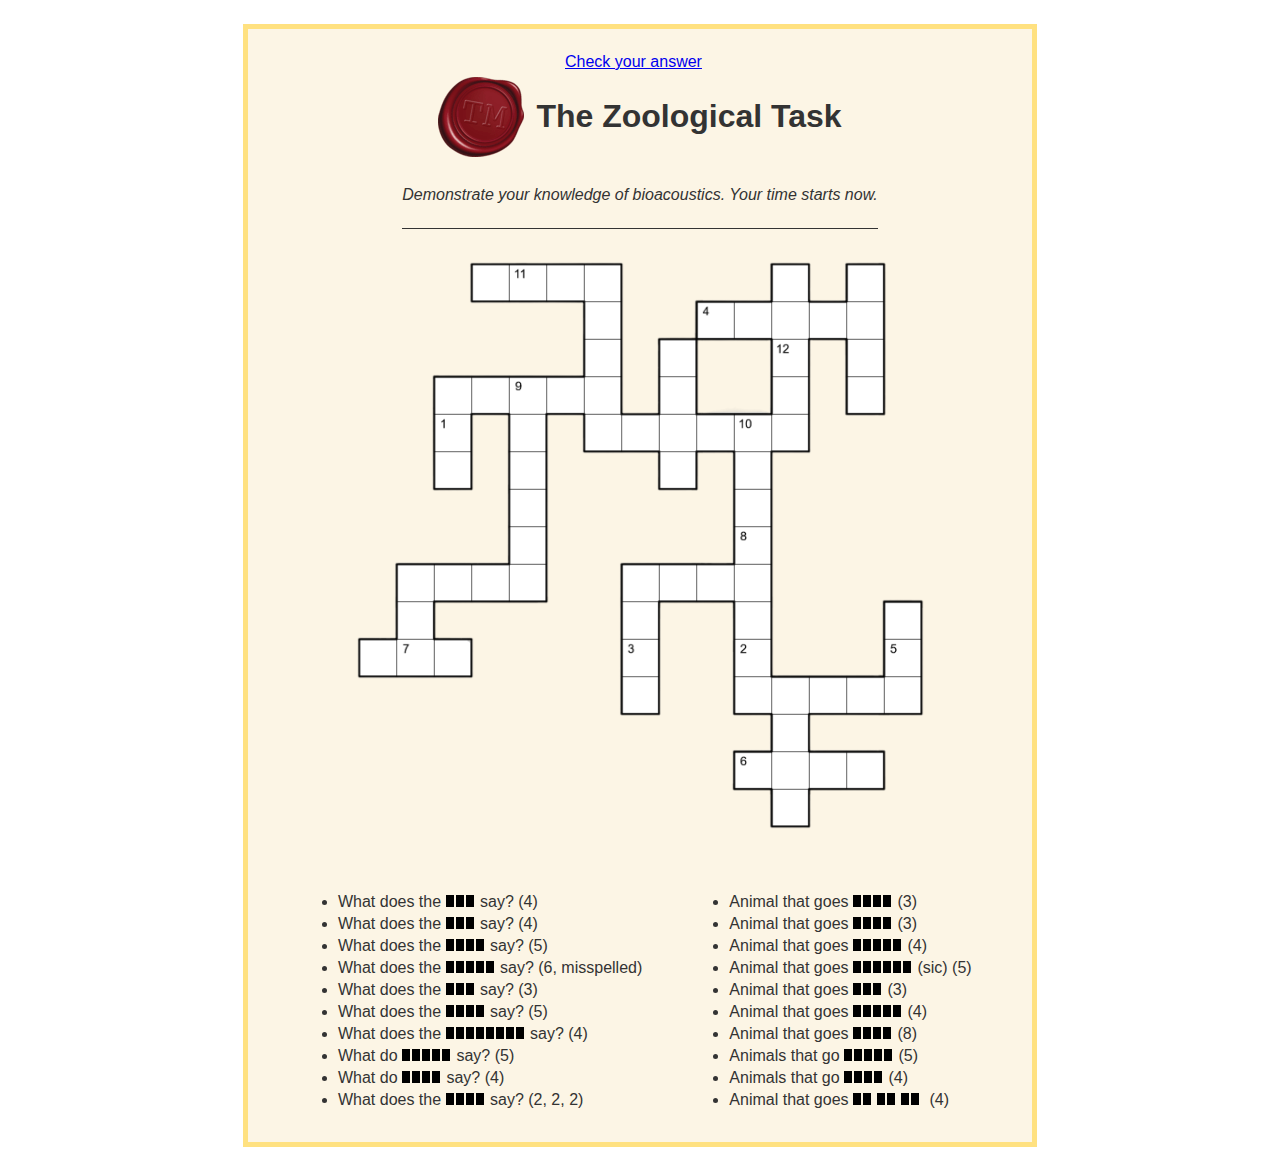
<file: zoological-task/puzzle.html>
<!DOCTYPE html>
<html lang="en">
<meta charset="UTF-8">
<title>The Zoological Task</title>
<meta name="viewport" content="width=device-width,initial-scale=1">
<link rel="stylesheet" href="../shared/styles.css">
<link rel="stylesheet" href="puzzle.css">

<body>
<page size="A4">
    <a class="answer-check" href="https://www.callingit.in/1/#/H2wRmE+37M/74ux-tDClJmbyHADnhkJyCSSbPQvEecdDjOMF-VGhlIFpvb2xvZ2ljYWwgVGFzaw==-" target="_blank">Check your answer</a>
    <h1>The Zoological Task</h1>
    <p class="flavour">
        Demonstrate your knowledge of bioacoustics. Your time starts now.
    </p>
    <div class="puzzle">
        <div class="grid-container">
            <img src="resources/grid.png"/>
        </div>
        <div class="clues">
            <div class="clues-left">
                <ul>
                    <li>What does the <span class="blob"></span><span class="blob"></span><span class="blob"></span> say? (4)</li>
                    <li>What does the <span class="blob"></span><span class="blob"></span><span class="blob"></span> say? (4)</li>
                    <li>What does the <span class="blob"></span><span class="blob"></span><span class="blob"></span><span class="blob"></span> say? (5)</li>
                    <li>What does the <span class="blob"></span><span class="blob"></span><span class="blob"></span><span class="blob"></span><span class="blob"></span> say? (6, misspelled)</li>
                    <li>What does the <span class="blob"></span><span class="blob"></span><span class="blob"></span> say? (3)</li>
                    <li>What does the <span class="blob"></span><span class="blob"></span><span class="blob"></span><span class="blob"></span> say? (5)</li>
                    <li>What does the <span class="blob"></span><span class="blob"></span><span class="blob"></span><span class="blob"></span><span class="blob"></span><span class="blob"></span><span class="blob"></span><span class="blob"></span> say? (4)</li>
                    <li>What do <span class="blob"></span><span class="blob"></span><span class="blob"></span><span class="blob"></span><span class="blob"></span> say? (5)</li>
                    <li>What do <span class="blob"></span><span class="blob"></span><span class="blob"></span><span class="blob"></span> say? (4)</li>
                    <li>What does the <span class="blob"></span><span class="blob"></span><span class="blob"></span><span class="blob"></span> say? (2, 2, 2)</li>
                </ul>
            </div>
            <div class="clues-right">
                <ul>
                    <li>Animal that goes <span class="blob"></span><span class="blob"></span><span class="blob"></span><span class="blob"></span> (3)</li>
                    <li>Animal that goes <span class="blob"></span><span class="blob"></span><span class="blob"></span><span class="blob"></span> (3)</li>
                    <li>Animal that goes <span class="blob"></span><span class="blob"></span><span class="blob"></span><span class="blob"></span><span class="blob"></span> (4)</li>
                    <li>Animal that goes <span class="blob"></span><span class="blob"></span><span class="blob"></span><span class="blob"></span><span class="blob"></span><span class="blob"></span> (sic) (5)</li>
                    <li>Animal that goes <span class="blob"></span><span class="blob"></span><span class="blob"></span> (3)</li>
                    <li>Animal that goes <span class="blob"></span><span class="blob"></span><span class="blob"></span><span class="blob"></span><span class="blob"></span> (4)</li>
                    <li>Animal that goes <span class="blob"></span><span class="blob"></span><span class="blob"></span><span class="blob"></span> (8)</li>
                    <li>Animals that go <span class="blob"></span><span class="blob"></span><span class="blob"></span><span class="blob"></span><span class="blob"></span> (5)</li>
                    <li>Animals that go <span class="blob"></span><span class="blob"></span><span class="blob"></span><span class="blob"></span> (4)</li>
                    <li>Animal that goes <span class="blob"></span><span class="blob space"></span><span class="blob"></span><span class="blob space"></span><span class="blob"></span><span class="blob space"></span> (4)</li>
                </ul>
            </div>
        </div>
    </div>
</page>
</body>
</html>
</file>
<file: shared/styles.css>
* {
    margin-top: 0;
}

body {
    font-family: Arial, Helvetica, sans-serif;
    color: #333333;
}

page {
    background: #FCF5E5;
    display: block;
    margin: 24px auto;
    box-sizing: border-box;

    display: flex;
    flex-direction: column;
    align-items: center;

    border: 5px solid #ffe180;
    position: relative;
}

page[size="A4"] {  
    width: 21cm;
    height: 29.7cm;
    padding: 24px 36px;
}

page[size="A4-long"] {  
    width: 21cm;
    height: 34.7cm;
    padding: 24px 36px;
}

page[size="A4-very-long"] {  
    width: 21cm;
    height: 79.4cm;
    padding: 24px 36px;
}

.answer-check {
    position: absolute;
    top: 24px;
    width: 150px;
    left: 0;
    right: 0;
    margin: auto;
}

h1::before {
    content: url('seal.png');
    height: 50px;
    vertical-align: -80%;
    margin-right: 12px;
}

h1 {
    margin-top: 24px;
    text-align: center;
}

.flavour {
    font-style: italic;
    padding-bottom: 24px;
    border-bottom: 1px solid #333333;
}
</file>
<file: index.css>
.puzzles {
    width: 100%;
    display: flex;
    flex-direction: column;
    align-items: center;
    justify-content: flex-start;
    margin-top: 32px;
}

.puzzles-row {
    display: flex;
    align-items: center;
}

.puzzle-link {
    display: inline-block;
    width: 250px;
    margin: 32px;
    font-size: 18pt;
}
</file>
<file: artistic-task/puzzle.css>
.puzzle {
    display: flex;
    justify-content: center;
    margin-top: 24px;
}

.attempts {
    width: 80%;
}

.attempt {
    display: flex;
    align-items: flex-start;
    margin-bottom: 16px;
}

.bullet {
    margin-right: 8px;
}

.bullet::before {
    content: "🖌️";
}

.conclusion {
    display: flex;
    align-items: center;
    justify-content: center;
    margin-top: 64px;
}
</file>
<file: balancing-task/puzzle.css>
.puzzle .container {
    width: 100%;
    margin-top: 24px;
}

.puzzle .container img {
    width: 100%;
}
</file>
<file: final-task-of-the-show/puzzle.css>
.puzzle {
    display: flex;
    flex-direction: row;
    flex-wrap: wrap;
    align-items: center;
    justify-content: center;
    width: 400px;

    margin-top: 48px;
}

.puzzle span {
    width: 80px;
    display: inline-flex;
    justify-content: center;
    align-items: center;
    font-size: 18pt;
    margin: 16px 0;
}
</file>
<file: illumination-task/puzzle.css>
.puzzle {
    width: 100%;
    margin-top: 48px;
    display: flex;
    flex-direction: column;
    align-items: center;
}

.puzzle img {
    width: 80%;
}

.puzzle a {
    margin-top: 32px;
    font-size: 18pt;
}
</file>
<file: image-recognition-task/puzzle.css>
.puzzle {
    width: 100%;
    display: flex;
    flex-direction: column;
    align-items: center;

    margin-top: 32px;
}

.images {
    width: 100%;
    display: flex;
    flex-direction: row;
    flex-wrap: wrap;
    justify-content: space-between;
    align-items: center;
}

img {
    height: 100px;
    margin-right: 16px;
    margin-bottom: 16px;
}

.responses {
    margin-top: 48px;
}

.bullet {
    margin-right: 8px;
}

.bullet::before {
    content: "🤖";
}

.response {
    display: flex;
    align-items: center;
    margin-bottom: 16px;
}
</file>
<file: pointless-task/puzzle.css>
.puzzle {
    margin-top: 32px;
    width: 100%;
    display: flex;
    justify-content: center;
}

li {
    margin: 8px 0;
}
</file>
<file: reconciliation-task/puzzle.css>
.puzzle {
    display: flex;
    flex-direction: column;
    align-items: center;
}

img {
    height: 300px;
    margin: 32px 0;
}

.link {
    font-size: 16pt;
    margin-top: 32px;
}
</file>
<file: solitary-task/puzzle.css>
.puzzle {
    margin-top: 48px;

    display: flex;
    flex-direction: column;
    align-items: center;
}

.puzzle .large-container {
    display: flex;
    align-items: center;
    justify-content: flex-start;

    font-weight: 700;
    margin-bottom: 64px;
}

.puzzle .large-container .large-number {
    font-size: 36pt;

    display: inline-flex;
    align-items: center;
    justify-content: center;
}

.puzzle .large-container .large-brace {
    font-size: 150pt;
    margin-top: -36px;
    margin-right: 16px;

    display: inline-flex;
    align-items: center;
    justify-content: center;
}

.puzzle .small-clues {
    display: flex;
    flex-direction: column;
    align-items: flex-start;
    justify-content: space-between;
}

.puzzle .small-clues .clue:not(:last-child) {
    margin-bottom: 4px;
}

.clue-container {
    display: flex;
    justify-content: space-between;
    width: 300px;
}

.large-brace {
    margin-left: 8px;
}

.large-symbol {
    font-size: 36pt;
}

.topics-container {
    display: flex;
    align-items: center;
    justify-content: flex-start;
}

.topics-heading {
    font-weight: 700;
    margin-right: 8px;
}
</file>
<file: team-task/puzzle.css>
.puzzle {
    width: 100%;
    display: flex;
    flex-direction: column;
    align-items: center;
    margin-top: 32px;
}

.restaurant {
    width: 100%;
    display: flex;
    justify-content: space-around;
}

.menu {
    background-color: 	#9f1919;
    border: 2px solid #800020;
    color: #e49424;

    width: 40%;
    display: flex;
    flex-direction: column;
    align-items: flex-start;
    justify-content: flex-start;

    box-sizing: border-box;
    padding: 0 16px;
}

.bill {
    background-color: #faf9f6;
    border: 2px solid black;
    color: #232b2b;

    width: 40%;
    display: flex;
    flex-direction: column;
    align-items: flex-start;
    justify-content: flex-start;

    box-sizing: border-box;
    padding: 0 16px;
}

.heading {
    width: 100%;
    display: flex;
    align-items: center;
    justify-content: center;

    font-weight: 700;
    font-size: 14pt;

    margin-top: 16px;
}

.section {
    display: flex;
    flex-direction: column;
    align-items: flex-start;
    justify-content: center;
}

.type {
    text-decoration: underline;
    font-weight: 700;
    margin: 12px 0;
}

.section:last-child .items {
    margin-bottom: 16px;
}

.clues {
    margin-top: 48px;
}

.clues li {
    margin-bottom: 8px;
}

.link {
    margin-top: 32px;
    font-size: 18pt;
}
</file>
<file: turing-task/puzzle.css>
.puzzle {
    width: 100%;
    display: flex;
    flex-direction: column;
    align-items: center;
    margin-top: 32px;
}

.captcha {
    width: 450px;
    display: flex;
    flex-direction: column;
    margin-bottom: 48px;
}

.grid {
    width: 450px;
    display: flex;
    flex-direction: column;
}

.row {
    width: 100%;
    display: flex;
    align-items: center;
    justify-content: center;
}

.prompt {
    font-weight: 700;
    font-size: 14pt;
    margin-bottom: 12px;
}

img {
    height: 90px;
}
</file>
<file: zoological-task/puzzle.css>
.puzzle {
    width: 100%;
}

.puzzle .grid-container {
    width: 100%;
    display: flex;
    justify-content: center;
}

.puzzle .grid-container img {
    height: 600px;
}

.clues {
    width: 100%;
    display: flex;
    align-items: flex-start;
    justify-content: space-around;
    padding-left: 36px;
    margin-top: 48px;
}

.clues ul {
    padding-left: 0;
}

.clues ul li {
    margin-bottom: 4px;
}

.clues-left {
    width: 50%;
}

.clues-right {
    width: 40%;
}

.blob {
    height: 12px;
    width: 8px;
    margin-right: 2px;
    background-color: black;
    display: inline-block;
}

.blob.space {
    margin-right: 6px;
}
</file>
